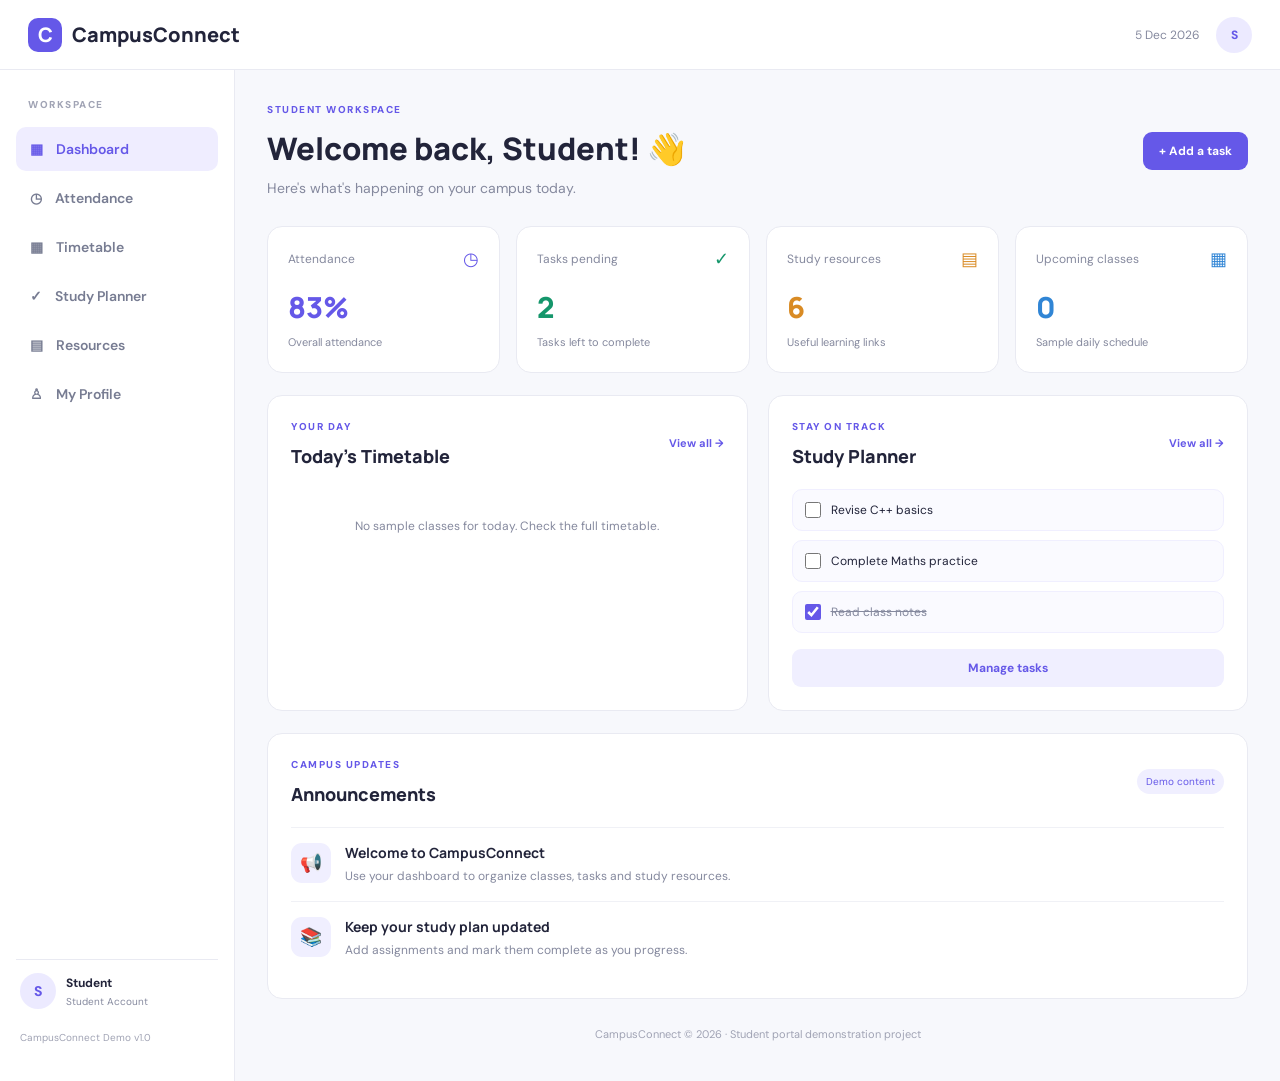
<file: index.html>
<!DOCTYPE html>
<html lang="en">
<head>
  <meta charset="UTF-8">
  <meta name="viewport" content="width=device-width, initial-scale=1.0">
  <meta name="description" content="CampusConnect student college portal demo">
  <title>CampusConnect | Dashboard</title>
  <link rel="stylesheet" href="css/style.css">
  <link rel="stylesheet" href="css/dashboard.css">
  <link rel="stylesheet" href="css/responsive.css">
</head>
<body>
  <header class="topbar">
    <button class="menu-toggle" id="menuToggle" aria-label="Toggle menu">☰</button>
    <a class="brand" href="index.html"><span class="brand-icon">C</span> CampusConnect</a>
    <div class="topbar-right">
      <span id="headerDate"></span>
      <a class="avatar" href="pages/profile.html" id="headerAvatar">S</a>
    </div>
  </header>

  <div class="app-layout">
    <aside class="sidebar" id="sidebar">
      <p class="side-label">WORKSPACE</p>
      <a class="nav-link active" href="index.html">▦ <span>Dashboard</span></a>
      <a class="nav-link" href="pages/attendance.html">◷ <span>Attendance</span></a>
      <a class="nav-link" href="pages/timetable.html">▦ <span>Timetable</span></a>
      <a class="nav-link" href="pages/planner.html">✓ <span>Study Planner</span></a>
      <a class="nav-link" href="pages/resources.html">▤ <span>Resources</span></a>
      <a class="nav-link" href="pages/profile.html">♙ <span>My Profile</span></a>
      <div class="sidebar-bottom">
        <div class="mini-profile">
          <div class="avatar">S</div>
          <div><strong id="sideName">Student</strong><small>Student Account</small></div>
        </div>
        <p class="demo-note">CampusConnect Demo v1.0</p>
      </div>
    </aside>

    <main class="main-content">
      <section class="welcome-row">
        <div>
          <p class="eyebrow">STUDENT WORKSPACE</p>
          <h1>Welcome back, <span id="welcomeName">Student</span>! 👋</h1>
          <p class="muted">Here's what's happening on your campus today.</p>
        </div>
        <a class="button primary" href="pages/planner.html">+ Add a task</a>
      </section>

      <section class="stats-grid">
        <article class="stat-card purple">
          <div class="stat-top"><span>Attendance</span><span>◷</span></div>
          <h2 id="dashAttendance">75%</h2>
          <p>Overall attendance</p>
        </article>
        <article class="stat-card green">
          <div class="stat-top"><span>Tasks pending</span><span>✓</span></div>
          <h2 id="dashTasks">0</h2>
          <p>Tasks left to complete</p>
        </article>
        <article class="stat-card orange">
          <div class="stat-top"><span>Study resources</span><span>▤</span></div>
          <h2 id="dashResources">6</h2>
          <p>Useful learning links</p>
        </article>
        <article class="stat-card blue">
          <div class="stat-top"><span>Upcoming classes</span><span>▦</span></div>
          <h2 id="dashClasses">4</h2>
          <p>Sample daily schedule</p>
        </article>
      </section>

      <section class="dashboard-grid">
        <article class="panel">
          <div class="panel-heading">
            <div><p class="eyebrow">YOUR DAY</p><h2>Today's Timetable</h2></div>
            <a class="small-link" href="pages/timetable.html">View all →</a>
          </div>
          <div id="todayClasses" class="class-list"></div>
        </article>

        <article class="panel">
          <div class="panel-heading">
            <div><p class="eyebrow">STAY ON TRACK</p><h2>Study Planner</h2></div>
            <a class="small-link" href="pages/planner.html">View all →</a>
          </div>
          <div id="dashboardTasks" class="task-preview"></div>
          <a class="button secondary full-button" href="pages/planner.html">Manage tasks</a>
        </article>
      </section>

      <section class="panel announcements">
        <div class="panel-heading">
          <div><p class="eyebrow">CAMPUS UPDATES</p><h2>Announcements</h2></div>
          <span class="pill">Demo content</span>
        </div>
        <div class="announcement-list">
          <div class="announcement-icon">📢</div>
          <div><h3>Welcome to CampusConnect</h3><p>Use your dashboard to organize classes, tasks and study resources.</p></div>
        </div>
        <div class="announcement-list">
          <div class="announcement-icon">📚</div>
          <div><h3>Keep your study plan updated</h3><p>Add assignments and mark them complete as you progress.</p></div>
        </div>
      </section>

      <footer class="footer">CampusConnect © 2026 · Student portal demonstration project</footer>
    </main>
  </div>

  <script src="js/storage.js"></script>
  <script src="js/app.js"></script>
  <script src="js/dashboard.js"></script>
</body>
</html>
</file>
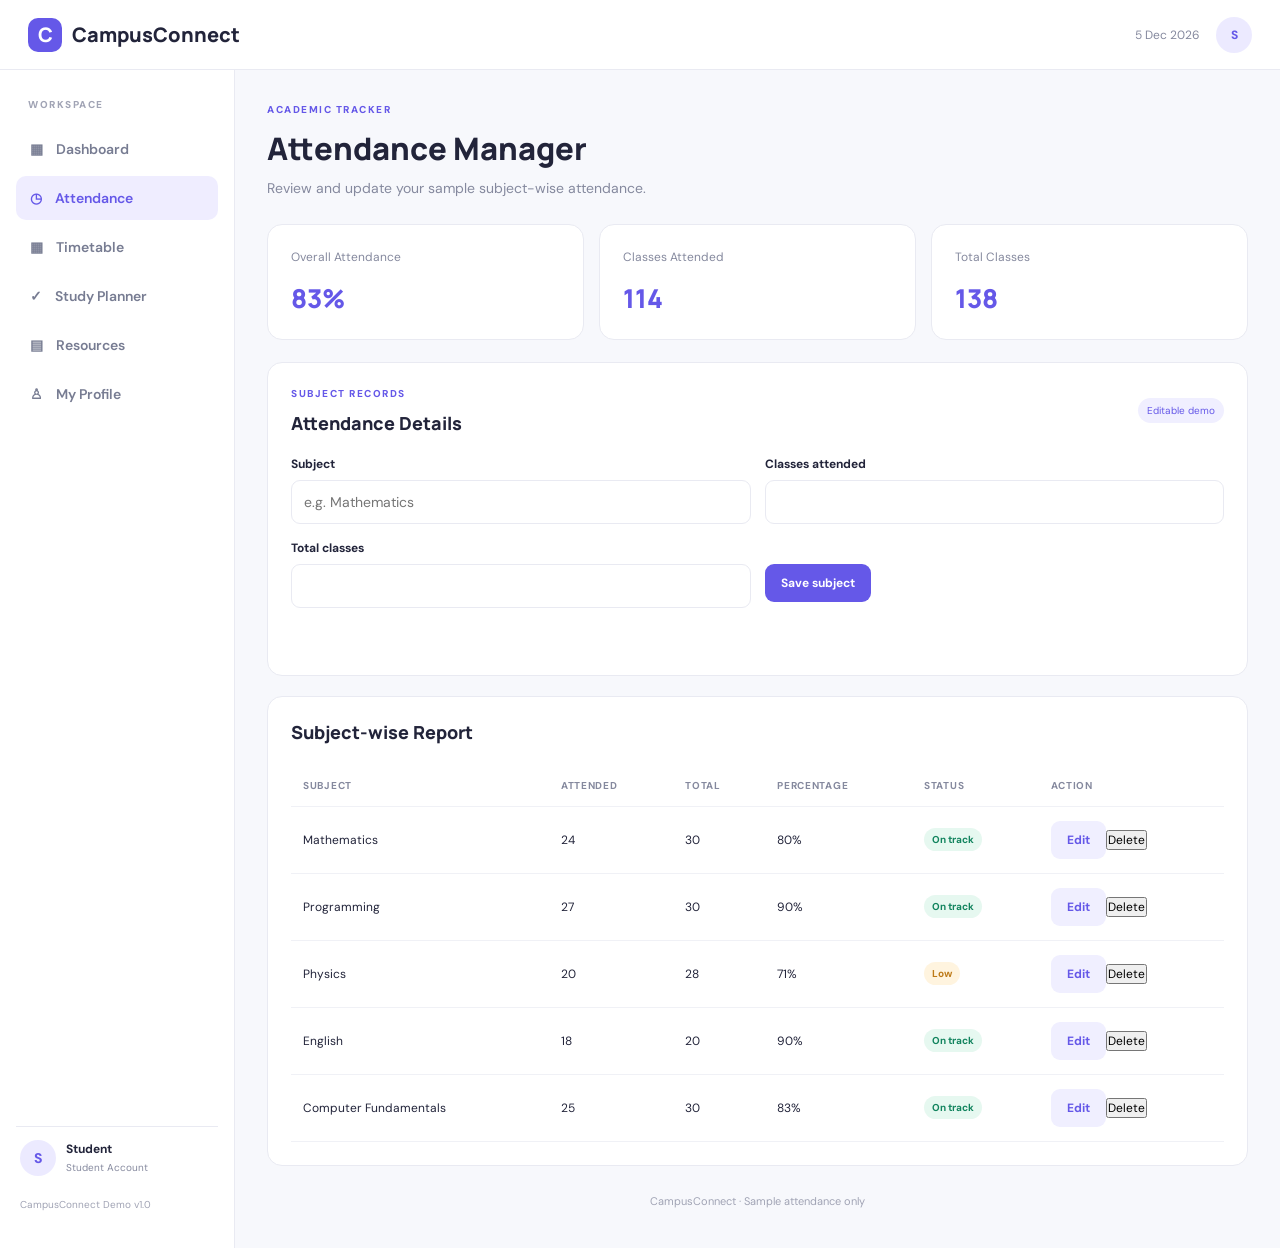
<file: pages/attendance.html>
<!DOCTYPE html>
<html lang="en">
<head>
  <meta charset="UTF-8">
  <meta name="viewport" content="width=device-width, initial-scale=1.0">
  <title>Attendance | CampusConnect</title>
  <link rel="stylesheet" href="../css/style.css">
  <link rel="stylesheet" href="../css/attendance.css">
  <link rel="stylesheet" href="../css/responsive.css">
</head>
<body>
<header class="topbar">
  <button class="menu-toggle" id="menuToggle" aria-label="Toggle menu">☰</button>
  <a class="brand" href="../index.html"><span class="brand-icon">C</span> CampusConnect</a>
  <div class="topbar-right"><span id="headerDate"></span><a class="avatar" href="profile.html" id="headerAvatar">S</a></div>
</header>
<div class="app-layout">
  <aside class="sidebar" id="sidebar">
    <p class="side-label">WORKSPACE</p>
    <a class="nav-link" href="../index.html">▦ <span>Dashboard</span></a>
    <a class="nav-link" href="attendance.html">◷ <span>Attendance</span></a>
    <a class="nav-link" href="timetable.html">▦ <span>Timetable</span></a>
    <a class="nav-link" href="planner.html">✓ <span>Study Planner</span></a>
    <a class="nav-link" href="resources.html">▤ <span>Resources</span></a>
    <a class="nav-link" href="profile.html">♙ <span>My Profile</span></a>
    <div class="sidebar-bottom"><div class="mini-profile"><div class="avatar">S</div><div><strong id="sideName">Student</strong><small>Student Account</small></div></div><p class="demo-note">CampusConnect Demo v1.0</p></div>
  </aside>
  <main class="main-content">
    <section class="page-heading">
      <p class="eyebrow">ACADEMIC TRACKER</p>
      <h1>Attendance Manager</h1>
      <p>Review and update your sample subject-wise attendance.</p>
    </section>

    <section class="attendance-summary">
      <article class="panel"><p>Overall Attendance</p><h2 id="overallPercent">0%</h2></article>
      <article class="panel"><p>Classes Attended</p><h2 id="attendedCount">0</h2></article>
      <article class="panel"><p>Total Classes</p><h2 id="totalCount">0</h2></article>
    </section>

    <section class="panel">
      <div class="panel-heading"><div><p class="eyebrow">SUBJECT RECORDS</p><h2>Attendance Details</h2></div><span class="pill">Editable demo</span></div>
      <form id="attendanceForm">
        <div class="form-row">
          <div class="form-group"><label for="subject">Subject</label><input id="subject" required maxlength="60" placeholder="e.g. Mathematics"></div>
          <div class="form-group"><label for="attended">Classes attended</label><input id="attended" type="number" min="0" step="1" required></div>
        </div>
        <div class="form-row">
          <div class="form-group"><label for="total">Total classes</label><input id="total" type="number" min="1" step="1" required></div>
          <div class="form-group"><label>&nbsp;</label><button class="button primary" type="submit">Save subject</button></div>
        </div>
        <p class="form-message" id="attendanceMessage" role="status"></p>
      </form>
    </section>

    <section class="panel" style="margin-top:20px">
      <div class="panel-heading"><h2>Subject-wise Report</h2></div>
      <div class="table-wrap"><table><thead><tr><th>Subject</th><th>Attended</th><th>Total</th><th>Percentage</th><th>Status</th><th>Action</th></tr></thead><tbody id="attendanceRows"></tbody></table></div>
      <p class="empty-state" id="attendanceEmpty" hidden>No subjects recorded yet.</p>
    </section>
    <footer class="footer">CampusConnect · Sample attendance only</footer>
  </main>
</div>
<script src="../js/storage.js"></script>
<script src="../js/app.js"></script>
<script src="../js/attendance.js"></script>
</body>
</html>
</file>
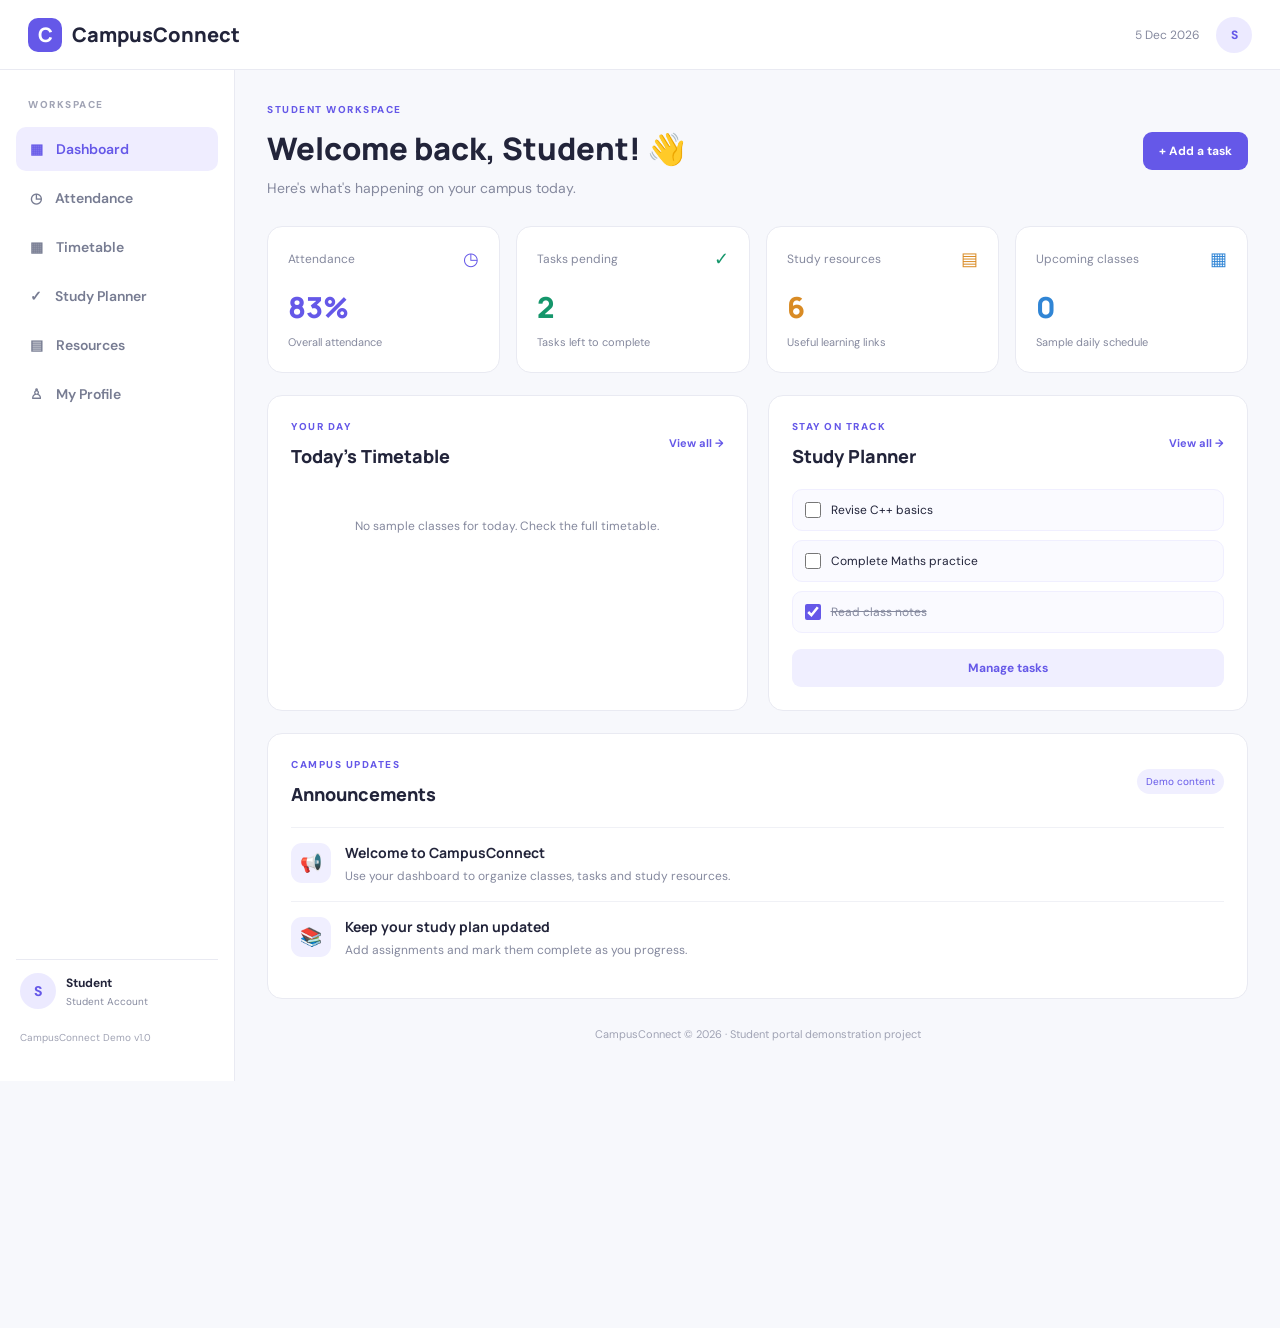
<file: pages/dashboard.html>
<!DOCTYPE html>
<html lang="en">
<head>
  <meta charset="UTF-8">
  <meta http-equiv="refresh" content="0; url=../index.html">
  <meta name="viewport" content="width=device-width, initial-scale=1.0">
  <title>Dashboard | CampusConnect</title>
</head>
<body>
  <p>Opening dashboard... <a href="../index.html">Click here if not redirected</a></p>
</body>
</html>
</file>
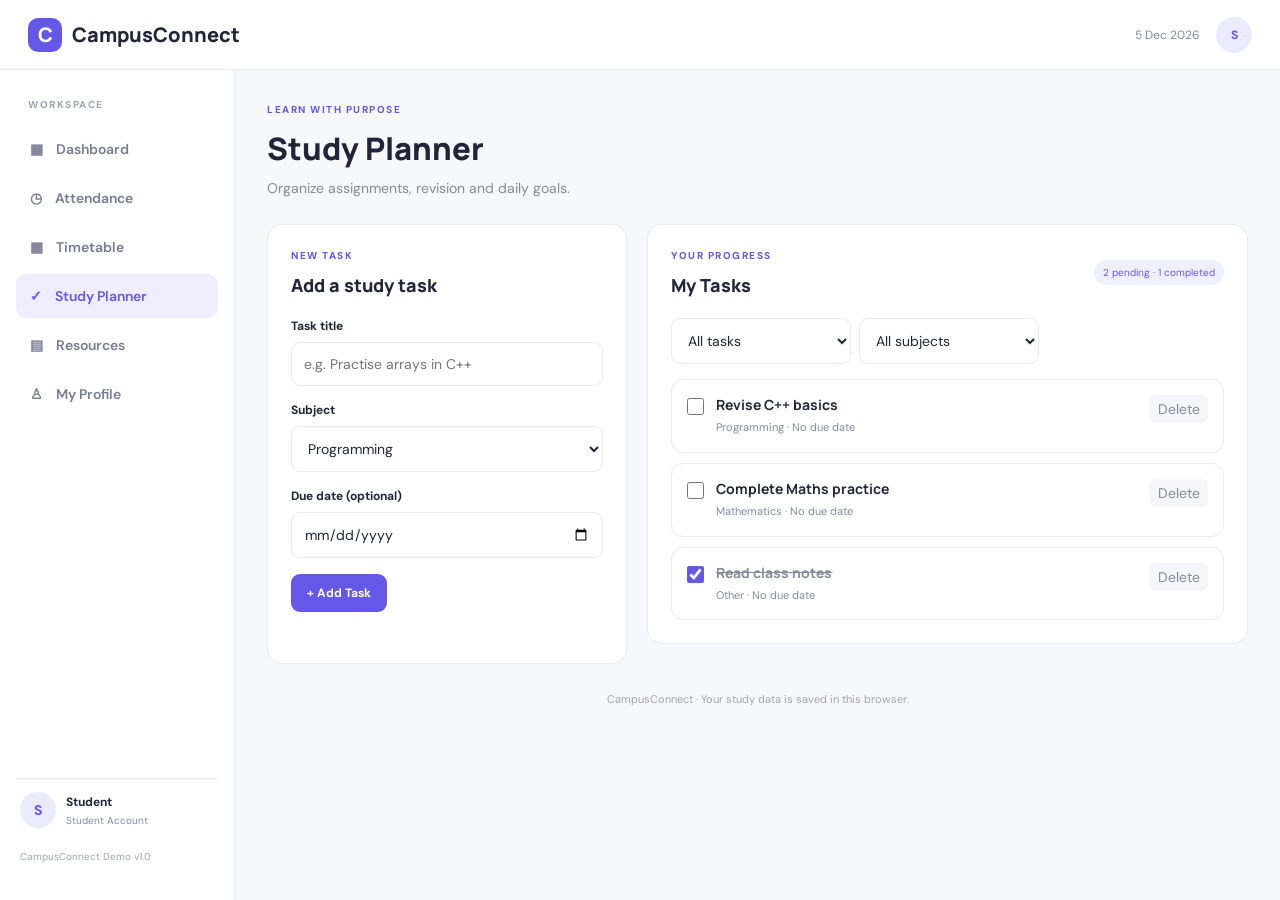
<file: pages/planner.html>
<!DOCTYPE html>
<html lang="en">
<head>
  <meta charset="UTF-8">
  <meta name="viewport" content="width=device-width, initial-scale=1.0">
  <title>Study Planner | CampusConnect</title>
  <link rel="stylesheet" href="../css/style.css">
  <link rel="stylesheet" href="../css/planner.css">
  <link rel="stylesheet" href="../css/responsive.css">
</head>
<body>
<header class="topbar">
  <button class="menu-toggle" id="menuToggle" aria-label="Toggle menu">☰</button>
  <a class="brand" href="../index.html"><span class="brand-icon">C</span> CampusConnect</a>
  <div class="topbar-right"><span id="headerDate"></span><a class="avatar" href="profile.html" id="headerAvatar">S</a></div>
</header>
<div class="app-layout">
  <aside class="sidebar" id="sidebar">
    <p class="side-label">WORKSPACE</p>
    <a class="nav-link" href="../index.html">▦ <span>Dashboard</span></a>
    <a class="nav-link" href="attendance.html">◷ <span>Attendance</span></a>
    <a class="nav-link" href="timetable.html">▦ <span>Timetable</span></a>
    <a class="nav-link" href="planner.html">✓ <span>Study Planner</span></a>
    <a class="nav-link" href="resources.html">▤ <span>Resources</span></a>
    <a class="nav-link" href="profile.html">♙ <span>My Profile</span></a>
    <div class="sidebar-bottom"><div class="mini-profile"><div class="avatar">S</div><div><strong id="sideName">Student</strong><small>Student Account</small></div></div><p class="demo-note">CampusConnect Demo v1.0</p></div>
  </aside>
  <main class="main-content">
    <section class="page-heading"><p class="eyebrow">LEARN WITH PURPOSE</p><h1>Study Planner</h1><p>Organize assignments, revision and daily goals.</p></section>
    <section class="planner-layout">
      <article class="panel">
        <div class="panel-heading"><div><p class="eyebrow">NEW TASK</p><h2>Add a study task</h2></div></div>
        <form id="taskForm">
          <div class="form-group"><label for="taskTitle">Task title</label><input id="taskTitle" maxlength="100" required placeholder="e.g. Practise arrays in C++"></div>
          <div class="form-group"><label for="taskSubject">Subject</label><select id="taskSubject"><option>Programming</option><option>Mathematics</option><option>Physics</option><option>English</option><option>Computer Fundamentals</option><option>Other</option></select></div>
          <div class="form-group"><label for="taskDue">Due date (optional)</label><input id="taskDue" type="date"></div>
          <button class="button primary" type="submit">+ Add Task</button>
          <p class="form-message" id="taskMessage" role="status"></p>
        </form>
      </article>
      <article class="panel">
        <div class="panel-heading"><div><p class="eyebrow">YOUR PROGRESS</p><h2>My Tasks</h2></div><span class="pill" id="taskCount">0 tasks</span></div>
        <div class="planner-filters">
          <select id="taskFilter" aria-label="Filter tasks"><option value="all">All tasks</option><option value="pending">Pending</option><option value="done">Completed</option></select>
          <select id="subjectFilter" aria-label="Filter by subject"><option value="all">All subjects</option><option>Programming</option><option>Mathematics</option><option>Physics</option><option>English</option><option>Computer Fundamentals</option><option>Other</option></select>
        </div>
        <div class="task-list" id="taskList"></div>
        <p class="empty-state" id="taskEmpty" hidden>No tasks found. Add a task to get started.</p>
      </article>
    </section>
    <footer class="footer">CampusConnect · Your study data is saved in this browser.</footer>
  </main>
</div>
<script src="../js/storage.js"></script>
<script src="../js/app.js"></script>
<script src="../js/planner.js"></script>
</body>
</html>
</file>
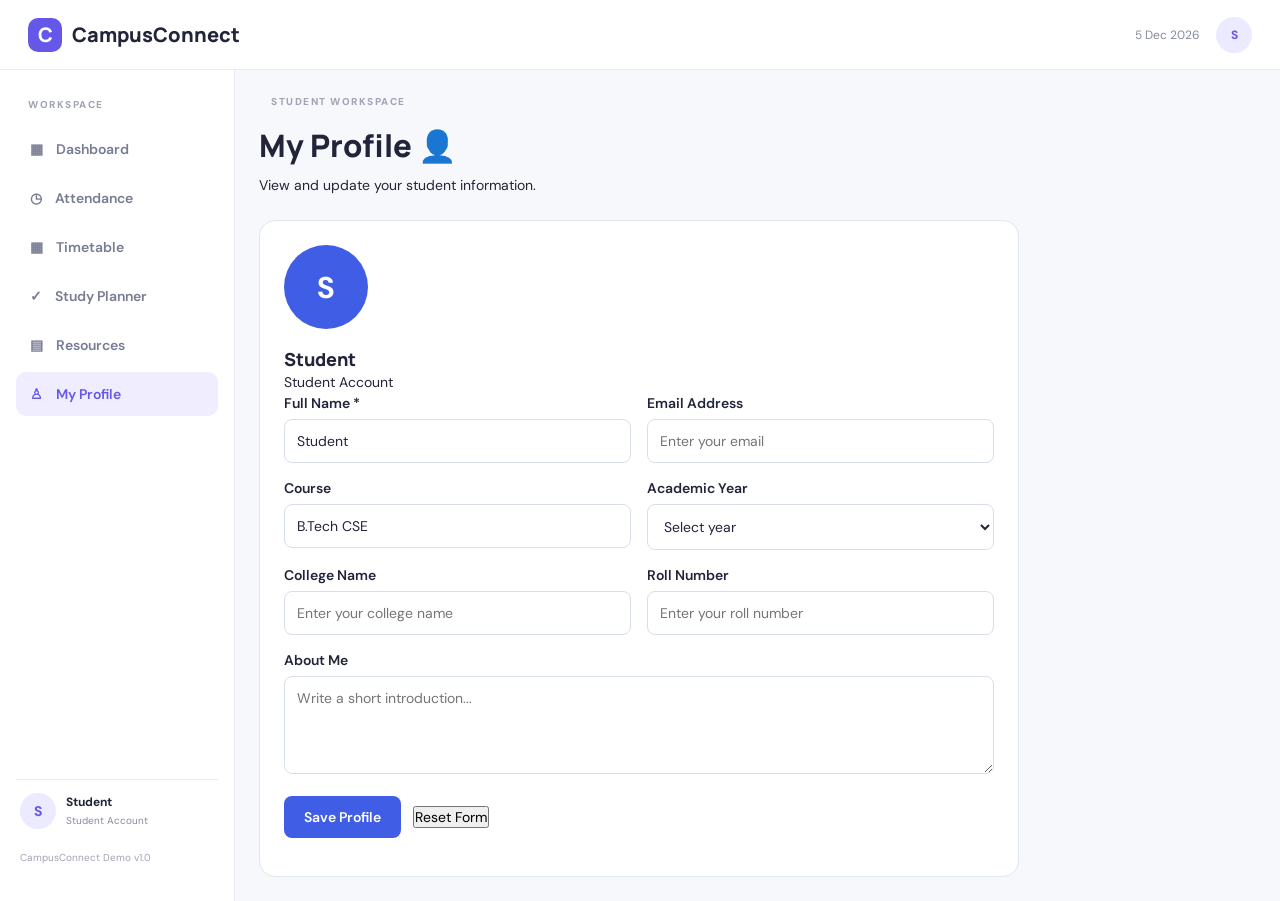
<file: pages/profile.html>
<!DOCTYPE html>
<html lang="en">
<head>
  <meta charset="UTF-8">
  <meta name="viewport" content="width=device-width, initial-scale=1.0">
  <title>CampusConnect | My Profile</title>

  <link rel="stylesheet" href="../css/style.css">
  <link rel="stylesheet" href="../css/responsive.css">

  <style>
    .profile-page {
      padding: 24px;
    }

    .profile-heading {
      margin-bottom: 24px;
    }

    .profile-card {
      max-width: 760px;
      padding: 24px;
      border: 1px solid #e1e6ef;
      border-radius: 16px;
      background: var(--card, #fff);
    }

    .profile-avatar {
      width: 84px;
      height: 84px;
      border-radius: 50%;
      background: #405de6;
      color: white;
      display: grid;
      place-items: center;
      font-size: 30px;
      font-weight: bold;
      margin-bottom: 18px;
    }

    .profile-form {
      display: grid;
      grid-template-columns: repeat(2, minmax(0, 1fr));
      gap: 16px;
    }

    .profile-field {
      display: flex;
      flex-direction: column;
      gap: 7px;
    }

    .profile-field.full-width {
      grid-column: 1 / -1;
    }

    .profile-field label {
      font-weight: 600;
    }

    .profile-field input,
    .profile-field select,
    .profile-field textarea {
      width: 100%;
      padding: 12px;
      border: 1px solid #d8deea;
      border-radius: 8px;
      font: inherit;
      box-sizing: border-box;
    }

    .profile-actions {
      margin-top: 22px;
      display: flex;
      gap: 12px;
      align-items: center;
      flex-wrap: wrap;
    }

    .save-button {
      padding: 12px 20px;
      background: #405de6;
      color: white;
      border: none;
      border-radius: 8px;
      cursor: pointer;
      font-weight: 600;
    }

    .profile-status {
      margin-top: 14px;
      color: #187647;
    }

    @media (max-width: 600px) {
      .profile-page {
        padding: 14px;
      }

      .profile-form {
        grid-template-columns: 1fr;
      }

      .profile-field.full-width {
        grid-column: auto;
      }
    }
  </style>
</head>

<body>
  <header class="topbar">
    <a class="brand" href="../index.html">
      <span class="brand-icon">C</span>
      CampusConnect
    </a>

    <div class="topbar-right">
      <span id="headerDate"></span>
      <a class="avatar" href="profile.html" id="headerAvatar">S</a>
    </div>
  </header>

  <div class="app-layout">
    <aside class="sidebar" id="sidebar">
      <p class="side-label">WORKSPACE</p>

      <a class="nav-link" href="../index.html">▦ <span>Dashboard</span></a>
      <a class="nav-link" href="attendance.html">◷ <span>Attendance</span></a>
      <a class="nav-link" href="timetable.html">▦ <span>Timetable</span></a>
      <a class="nav-link" href="planner.html">✓ <span>Study Planner</span></a>
      <a class="nav-link" href="resources.html">▤ <span>Resources</span></a>
      <a class="nav-link active" href="profile.html">♙ <span>My Profile</span></a>

      <div class="sidebar-bottom">
        <div class="mini-profile">
          <div class="avatar">S</div>
          <div>
            <strong id="sideName">Student</strong>
            <small>Student Account</small>
          </div>
        </div>
        <p class="demo-note">CampusConnect Demo v1.0</p>
      </div>
    </aside>

    <main class="main-content profile-page">
      <section class="profile-heading">
        <p class="side-label">STUDENT WORKSPACE</p>
        <h1>My Profile 👤</h1>
        <p>View and update your student information.</p>
      </section>

      <section class="profile-card">
        <div class="profile-avatar" id="profileAvatar">S</div>
        <h2 id="profileDisplayName">Student</h2>
        <p>Student Account</p>

        <form id="profileForm">
          <div class="profile-form">
            <div class="profile-field">
              <label for="profileName">Full Name *</label>
              <input
                type="text"
                id="profileName"
                name="name"
                placeholder="Enter your name"
                required
              >
            </div>

            <div class="profile-field">
              <label for="profileEmail">Email Address</label>
              <input
                type="email"
                id="profileEmail"
                name="email"
                placeholder="Enter your email"
              >
            </div>

            <div class="profile-field">
              <label for="profileCourse">Course</label>
              <input
                type="text"
                id="profileCourse"
                name="course"
                placeholder="e.g. BTech CSE"
              >
            </div>

            <div class="profile-field">
              <label for="profileYear">Academic Year</label>
              <select id="profileYear" name="year">
                <option value="">Select year</option>
                <option value="1st Year">1st Year</option>
                <option value="2nd Year">2nd Year</option>
                <option value="3rd Year">3rd Year</option>
                <option value="4th Year">4th Year</option>
              </select>
            </div>

            <div class="profile-field">
              <label for="profileCollege">College Name</label>
              <input
                type="text"
                id="profileCollege"
                name="college"
                placeholder="Enter your college name"
              >
            </div>

            <div class="profile-field">
              <label for="profileRoll">Roll Number</label>
              <input
                type="text"
                id="profileRoll"
                name="rollNumber"
                placeholder="Enter your roll number"
              >
            </div>

            <div class="profile-field full-width">
              <label for="profileBio">About Me</label>
              <textarea
                id="profileBio"
                name="bio"
                rows="4"
                placeholder="Write a short introduction..."
              ></textarea>
            </div>
          </div>

          <div class="profile-actions">
            <button class="save-button" type="submit">Save Profile</button>
            <button type="button" id="resetProfile">Reset Form</button>
          </div>

          <p class="profile-status" id="profileStatus" aria-live="polite"></p>
        </form>
      </section>
    </main>
  </div>

  <script src="../js/storage.js"></script>
  <script src="../js/app.js"></script>
  <script src="../js/profile.js"></script>
</body>
</html>
</file>
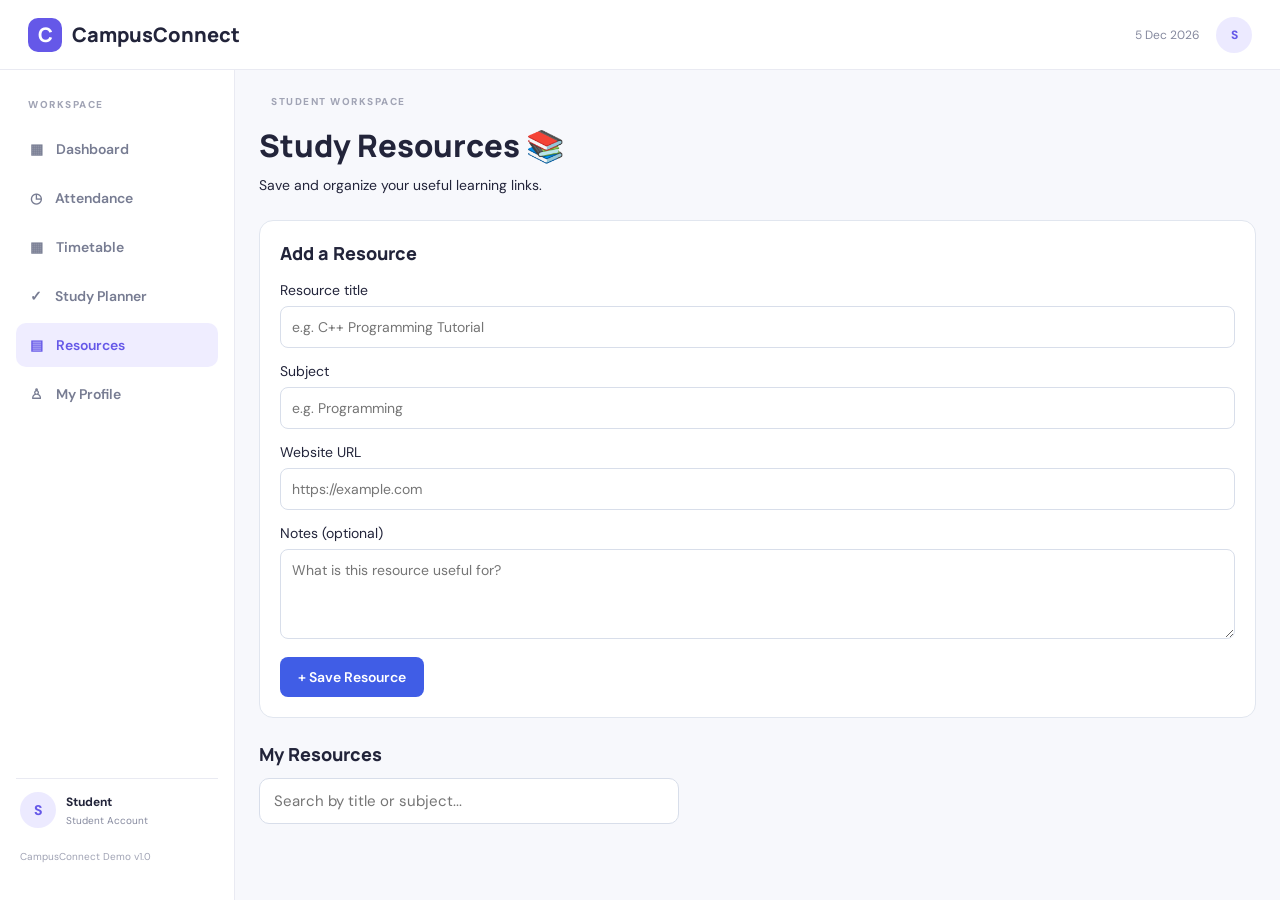
<file: pages/resources.html>
<!DOCTYPE html>
<html lang="en">
<head>
  <meta charset="UTF-8">
  <meta name="viewport" content="width=device-width, initial-scale=1.0">
  <title>CampusConnect | Resources</title>

  <link rel="stylesheet" href="../css/style.css">
  <link rel="stylesheet" href="../css/responsive.css">

  <style>
    .resources-page {
      padding: 24px;
    }

    .resources-header {
      display: flex;
      justify-content: space-between;
      align-items: center;
      gap: 16px;
      flex-wrap: wrap;
      margin-bottom: 24px;
    }

    .resources-header h1 {
      margin-bottom: 8px;
    }

    .resource-search {
      width: 100%;
      max-width: 420px;
      padding: 12px 14px;
      border: 1px solid #d8deea;
      border-radius: 10px;
      margin: 12px 0 22px;
      font-size: 15px;
    }

    .resource-form {
      background: var(--card, #ffffff);
      padding: 20px;
      border-radius: 14px;
      border: 1px solid #e1e6ef;
      margin-bottom: 24px;
    }

    .resource-form h2 {
      margin-bottom: 16px;
    }

    .resource-form input,
    .resource-form textarea,
    .resource-form select {
      width: 100%;
      padding: 11px;
      margin: 7px 0 14px;
      border: 1px solid #d8deea;
      border-radius: 8px;
      font: inherit;
      box-sizing: border-box;
    }

    .resource-form button {
      padding: 11px 18px;
      border: none;
      border-radius: 8px;
      background: #405de6;
      color: white;
      cursor: pointer;
      font-weight: 600;
    }

    .resource-grid {
      display: grid;
      grid-template-columns: repeat(auto-fit, minmax(230px, 1fr));
      gap: 18px;
    }

    .resource-card {
      padding: 20px;
      border: 1px solid #e1e6ef;
      border-radius: 14px;
      background: var(--card, #ffffff);
      overflow-wrap: anywhere;
    }

    .resource-card h3 {
      margin: 0 0 10px;
    }

    .resource-card p {
      margin: 8px 0;
      line-height: 1.5;
    }

    .resource-card a {
      color: #405de6;
      font-weight: 600;
    }

    .resource-card .delete-resource {
      margin-top: 14px;
      padding: 8px 12px;
      background: #fff0f0;
      color: #c62828;
      border: 1px solid #ffd6d6;
      border-radius: 7px;
      cursor: pointer;
    }

    .empty-message {
      color: #777;
      padding: 18px 0;
    }

    @media (max-width: 600px) {
      .resources-page {
        padding: 14px;
      }
    }
  </style>
</head>

<body>
  <header class="topbar">
    <a class="brand" href="../index.html">
      <span class="brand-icon">C</span>
      CampusConnect
    </a>

    <div class="topbar-right">
      <span id="headerDate"></span>
      <a class="avatar" href="profile.html" id="headerAvatar">S</a>
    </div>
  </header>

  <div class="app-layout">
    <aside class="sidebar" id="sidebar">
      <p class="side-label">WORKSPACE</p>

      <a class="nav-link" href="../index.html">▦ <span>Dashboard</span></a>
      <a class="nav-link" href="attendance.html">◷ <span>Attendance</span></a>
      <a class="nav-link" href="timetable.html">▦ <span>Timetable</span></a>
      <a class="nav-link" href="planner.html">✓ <span>Study Planner</span></a>
      <a class="nav-link active" href="resources.html">▤ <span>Resources</span></a>
      <a class="nav-link" href="profile.html">♙ <span>My Profile</span></a>

      <div class="sidebar-bottom">
        <div class="mini-profile">
          <div class="avatar">S</div>
          <div>
            <strong id="sideName">Student</strong>
            <small>Student Account</small>
          </div>
        </div>
        <p class="demo-note">CampusConnect Demo v1.0</p>
      </div>
    </aside>

    <main class="main-content resources-page">
      <section class="resources-header">
        <div>
          <p class="side-label">STUDENT WORKSPACE</p>
          <h1>Study Resources 📚</h1>
          <p>Save and organize your useful learning links.</p>
        </div>
      </section>

      <section class="resource-form">
        <h2>Add a Resource</h2>

        <form id="resourceForm">
          <label for="resourceTitle">Resource title</label>
          <input
            type="text"
            id="resourceTitle"
            placeholder="e.g. C++ Programming Tutorial"
            required
          >

          <label for="resourceSubject">Subject</label>
          <input
            type="text"
            id="resourceSubject"
            placeholder="e.g. Programming"
            required
          >

          <label for="resourceUrl">Website URL</label>
          <input
            type="url"
            id="resourceUrl"
            placeholder="https://example.com"
            required
          >

          <label for="resourceMessage">Notes (optional)</label>
          <textarea
            id="resourceMessage"
            rows="3"
            placeholder="What is this resource useful for?"
          ></textarea>

          <button type="submit">+ Save Resource</button>
          <p id="resourceMessageStatus" aria-live="polite"></p>
        </form>
      </section>

      <section>
        <h2>My Resources</h2>

        <input
          type="search"
          id="resourceSearch"
          class="resource-search"
          placeholder="Search by title or subject..."
          aria-label="Search resources"
        >

        <div id="resourceGrid" class="resource-grid"></div>
        <p id="resourceEmpty" class="empty-message" hidden>
          No resources found. Add a resource above to get started.
        </p>
      </section>
    </main>
  </div>

  <script src="../js/storage.js"></script>
  <script src="../js/app.js"></script>
  <script src="../js/resources.js"></script>
</body>
</html>
</file>
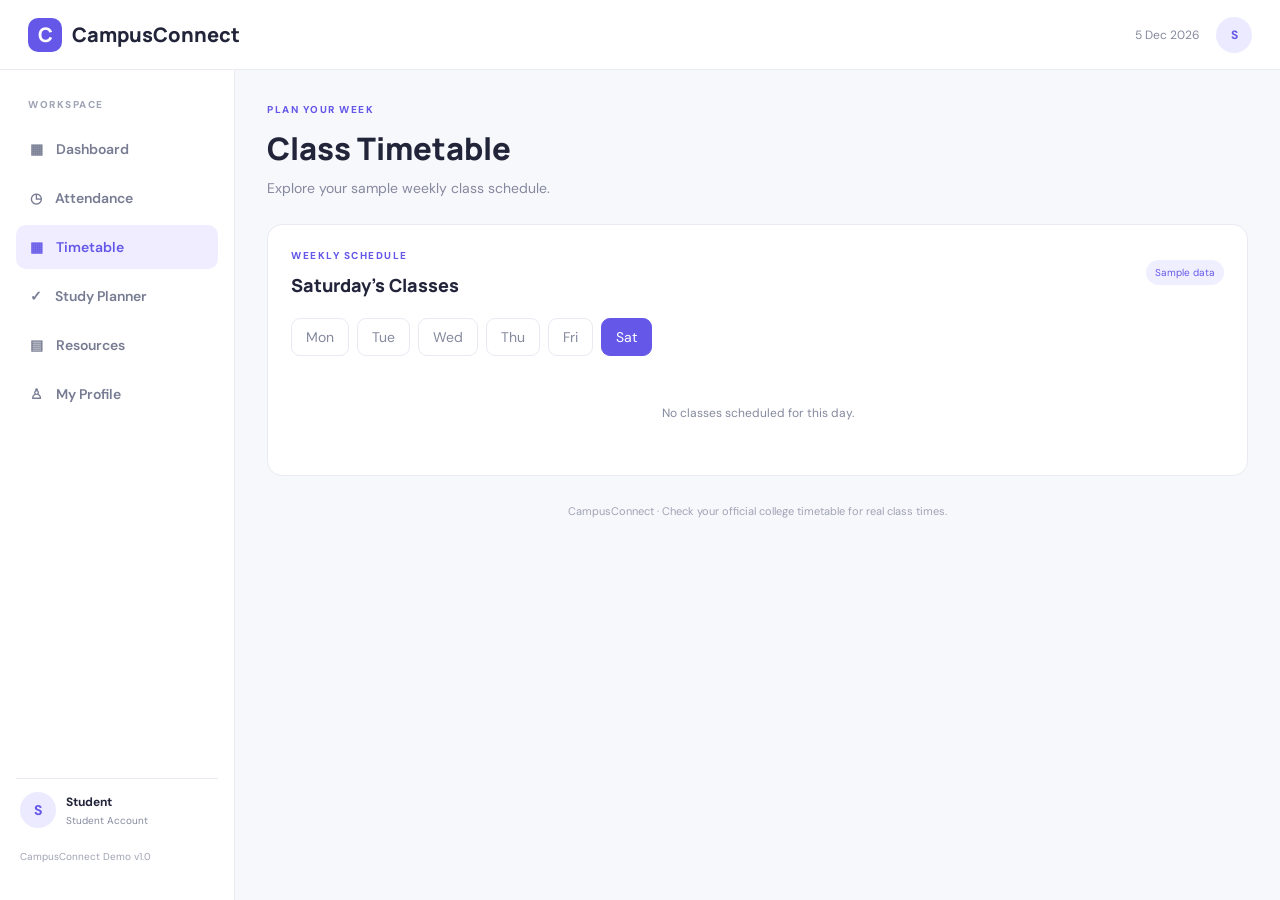
<file: pages/timetable.html>
<!DOCTYPE html>
<html lang="en">
<head>
  <meta charset="UTF-8">
  <meta name="viewport" content="width=device-width, initial-scale=1.0">
  <title>Timetable | CampusConnect</title>
  <link rel="stylesheet" href="../css/style.css">
  <link rel="stylesheet" href="../css/timetable.css">
  <link rel="stylesheet" href="../css/responsive.css">
</head>
<body>
<header class="topbar">
  <button class="menu-toggle" id="menuToggle" aria-label="Toggle menu">☰</button>
  <a class="brand" href="../index.html"><span class="brand-icon">C</span> CampusConnect</a>
  <div class="topbar-right"><span id="headerDate"></span><a class="avatar" href="profile.html" id="headerAvatar">S</a></div>
</header>
<div class="app-layout">
  <aside class="sidebar" id="sidebar">
    <p class="side-label">WORKSPACE</p>
    <a class="nav-link" href="../index.html">▦ <span>Dashboard</span></a>
    <a class="nav-link" href="attendance.html">◷ <span>Attendance</span></a>
    <a class="nav-link" href="timetable.html">▦ <span>Timetable</span></a>
    <a class="nav-link" href="planner.html">✓ <span>Study Planner</span></a>
    <a class="nav-link" href="resources.html">▤ <span>Resources</span></a>
    <a class="nav-link" href="profile.html">♙ <span>My Profile</span></a>
    <div class="sidebar-bottom"><div class="mini-profile"><div class="avatar">S</div><div><strong id="sideName">Student</strong><small>Student Account</small></div></div><p class="demo-note">CampusConnect Demo v1.0</p></div>
  </aside>
  <main class="main-content">
    <section class="page-heading"><p class="eyebrow">PLAN YOUR WEEK</p><h1>Class Timetable</h1><p>Explore your sample weekly class schedule.</p></section>
    <section class="panel">
      <div class="panel-heading"><div><p class="eyebrow">WEEKLY SCHEDULE</p><h2 id="selectedDayTitle">Monday's Classes</h2></div><span class="pill">Sample data</span></div>
      <div class="day-tabs" id="dayTabs"></div>
      <div class="schedule-list" id="scheduleList"></div>
      <p id="scheduleEmpty" class="empty-state" hidden>No classes scheduled for this day.</p>
    </section>
    <footer class="footer">CampusConnect · Check your official college timetable for real class times.</footer>
  </main>
</div>
<script src="../js/storage.js"></script>
<script src="../js/app.js"></script>
<script src="../js/timetable.js"></script>
</body>
</html>
</file>
<file: css/style.css>
@import url('https://fonts.googleapis.com/css2?family=DM+Sans:wght@400;500;600;700&family=Manrope:wght@400;500;600;700;800&display=swap');

:root {
  --primary: #6558e8;
  --primary-dark: #5044cb;
  --text: #22243a;
  --muted: #85899e;
  --border: #e9eaf2;
  --background: #f7f8fc;
  --white: #ffffff;
  --green: #15966b;
  --red: #dc5261;
}

* { box-sizing: border-box; margin: 0; padding: 0; }
body { background: var(--background); color: var(--text); font-family: "DM Sans", sans-serif; font-size: 14px; }
a { color: inherit; text-decoration: none; }
button, input, select, textarea { font: inherit; }
button { cursor: pointer; }
h1, h2, h3 { font-family: "Manrope", sans-serif; }
h1 { font-size: clamp(24px, 3vw, 31px); font-weight: 800; margin-bottom: 8px; }
h2 { font-size: 18px; font-weight: 800; }
h3 { font-size: 14px; }
p { line-height: 1.6; }
.muted { color: var(--muted); }
.eyebrow { color: var(--primary); font-size: 10px; font-weight: 800; letter-spacing: 1.5px; margin-bottom: 9px; }
.topbar { height: 70px; padding: 0 28px; background: white; border-bottom: 1px solid var(--border); display: flex; align-items: center; justify-content: space-between; position: sticky; top: 0; z-index: 10; }
.brand { display: flex; align-items: center; gap: 10px; font-family: "Manrope", sans-serif; font-size: 20px; font-weight: 800; }
.brand-icon { display: grid; place-items: center; width: 34px; height: 34px; background: var(--primary); color: white; border-radius: 10px; }
.topbar-right { display: flex; align-items: center; gap: 16px; color: var(--muted); font-size: 12px; }
.avatar { width: 36px; height: 36px; flex-shrink: 0; display: grid; place-items: center; background: #eceaff; color: var(--primary); border-radius: 50%; font-weight: 800; }
.menu-toggle { display: none; background: none; border: 0; font-size: 22px; }
.app-layout { display: flex; min-height: calc(100vh - 70px); }
.sidebar { width: 235px; flex-shrink: 0; background: white; border-right: 1px solid var(--border); padding: 27px 16px; display: flex; flex-direction: column; }
.side-label { color: #a1a4b5; font-size: 10px; letter-spacing: 1.5px; font-weight: 800; padding: 0 12px; margin-bottom: 14px; }
.nav-link { display: flex; align-items: center; gap: 13px; padding: 13px 14px; margin-bottom: 5px; border-radius: 10px; color: #777c92; font-weight: 600; }
.nav-link:hover { background: #f6f5ff; color: var(--primary); }
.nav-link.active { color: var(--primary); background: #efedff; }
.sidebar-bottom { margin-top: auto; padding-top: 30px; }
.mini-profile { display: flex; align-items: center; gap: 10px; padding: 13px 4px; border-top: 1px solid var(--border); }
.mini-profile strong, .mini-profile small { display: block; }
.mini-profile strong { font-size: 12px; }
.mini-profile small { color: var(--muted); font-size: 10px; margin-top: 4px; }
.demo-note { color: #a0a3b4; font-size: 10px; padding: 8px 4px; }
.main-content { width: calc(100% - 235px); max-width: 1500px; padding: 32px; margin: 0 auto; }
.welcome-row { display: flex; justify-content: space-between; align-items: center; gap: 20px; margin-bottom: 27px; }
.button { display: inline-flex; align-items: center; justify-content: center; gap: 6px; padding: 11px 16px; border: 0; border-radius: 9px; font-weight: 700; font-size: 12px; }
.primary { background: var(--primary); color: white; }
.primary:hover { background: var(--primary-dark); }
.secondary { background: #f0efff; color: var(--primary); }
.full-button { width: 100%; margin-top: 16px; }
.stats-grid { display: grid; grid-template-columns: repeat(4, minmax(0, 1fr)); gap: 16px; margin-bottom: 22px; }
.stat-card { padding: 20px; background: white; border: 1px solid var(--border); border-radius: 15px; min-width: 0; }
.stat-top { display: flex; justify-content: space-between; align-items: center; color: var(--muted); font-size: 12px; }
.stat-top span:last-child { font-size: 18px; }
.stat-card h2 { font-size: 29px; margin: 16px 0 7px; }
.stat-card p { color: var(--muted); font-size: 11px; }
.purple .stat-top span:last-child, .purple h2 { color: var(--primary); }
.green .stat-top span:last-child, .green h2 { color: var(--green); }
.orange .stat-top span:last-child, .orange h2 { color: #d98b24; }
.blue .stat-top span:last-child, .blue h2 { color: #3085d5; }
.panel { background: white; border: 1px solid var(--border); border-radius: 15px; padding: 23px; min-width: 0; }
.panel-heading { display: flex; justify-content: space-between; align-items: center; gap: 12px; margin-bottom: 21px; }
.small-link { color: var(--primary); font-size: 11px; font-weight: 700; white-space: nowrap; }
.pill { padding: 6px 9px; background: #f0efff; color: var(--primary); border-radius: 20px; font-size: 10px; }
.form-group { margin-bottom: 16px; }
.form-group label { display: block; font-size: 12px; font-weight: 700; margin-bottom: 8px; }
input, select, textarea { width: 100%; padding: 12px; background: white; border: 1px solid var(--border); border-radius: 9px; color: var(--text); outline: none; }
input:focus, select:focus, textarea:focus { border-color: var(--primary); box-shadow: 0 0 0 3px #6558e818; }
textarea { resize: vertical; min-height: 90px; }
.form-row { display: grid; grid-template-columns: 1fr 1fr; gap: 14px; }
.form-message { color: var(--green); font-size: 12px; margin-top: 10px; min-height: 18px; }
.table-wrap { overflow-x: auto; }
table { border-collapse: collapse; width: 100%; min-width: 480px; }
th, td { text-align: left; padding: 14px 12px; border-bottom: 1px solid #f0f1f6; font-size: 12px; }
th { color: var(--muted); font-size: 10px; text-transform: uppercase; letter-spacing: .7px; }
.status { display: inline-block; border-radius: 20px; padding: 5px 8px; font-size: 10px; font-weight: 700; }
.status.good { color: #12845e; background: #e6f8f0; }
.status.warn { color: #bd7a18; background: #fff4df; }
.status.bad { color: #c53d4d; background: #ffebed; }
.empty-state { color: var(--muted); text-align: center; padding: 28px 10px; font-size: 12px; }
.footer { text-align: center; color: #a0a3b4; font-size: 11px; padding: 28px 0 8px; }
.page-heading { margin-bottom: 25px; }
.page-heading p:last-child { color: var(--muted); }
</file>
<file: css/dashboard.css>
.dashboard-grid { display: grid; grid-template-columns: 1fr 1fr; gap: 20px; margin-bottom: 22px; }
.class-list { display: grid; }
.class-item { display: flex; gap: 13px; align-items: center; padding: 14px 0; border-bottom: 1px solid #f0f1f6; }
.class-time { min-width: 72px; color: var(--primary); font-weight: 700; font-size: 11px; }
.class-detail { flex: 1; min-width: 0; }
.class-detail strong { display: block; font-size: 12px; }
.class-detail small { display: block; margin-top: 5px; color: var(--muted); font-size: 11px; }
.class-dot { width: 8px; height: 8px; background: var(--primary); border-radius: 50%; }
.task-preview { display: grid; gap: 9px; }
.preview-task { display: flex; align-items: center; gap: 10px; padding: 12px; background: #fafaff; border: 1px solid #f0efff; border-radius: 10px; }
.preview-task span { overflow-wrap: anywhere; font-size: 12px; }
.preview-task input { width: 16px; height: 16px; accent-color: var(--primary); }
.preview-task.done span { color: var(--muted); text-decoration: line-through; }
.announcement-list { display: flex; gap: 14px; align-items: flex-start; padding: 15px 0; border-top: 1px solid #f0f1f6; }
.announcement-icon { display: grid; place-items: center; flex-shrink: 0; width: 40px; height: 40px; background: #f0efff; border-radius: 11px; font-size: 18px; }
.announcement-list h3 { margin-bottom: 5px; }
.announcement-list p { color: var(--muted); font-size: 12px; }
</file>
<file: css/responsive.css>
@media (max-width: 1050px) {
  .stats-grid { grid-template-columns: repeat(2, minmax(0, 1fr)); }
  .main-content { padding: 24px; }
  .sidebar { width: 205px; }
  .main-content { width: calc(100% - 205px); }
}

@media (max-width: 760px) {
  .topbar { height: 62px; padding: 0 15px; gap: 12px; }
  .menu-toggle { display: block; }
  .brand { font-size: 16px; margin-right: auto; }
  .brand-icon { width: 30px; height: 30px; }
  .topbar-right { gap: 9px; }
  #headerDate { display: none; }
  .app-layout { min-height: calc(100vh - 62px); }
  .sidebar { display: none; position: fixed; z-index: 9; top: 62px; bottom: 0; left: 0; width: 245px; overflow-y: auto; box-shadow: 8px 0 25px #20243a12; }
  .sidebar.open { display: flex; }
  .main-content { width: 100%; padding: 22px 16px; }
  .welcome-row { align-items: flex-start; flex-direction: column; }
  .stats-grid { gap: 11px; }
  .stat-card { padding: 15px; }
  .stat-card h2 { font-size: 24px; }
  .dashboard-grid, .planner-layout { grid-template-columns: 1fr; }
  .attendance-summary { gap: 10px; }
  .attendance-summary .panel { padding: 14px; }
  .attendance-summary .panel h2 { font-size: 20px; }
  .panel { padding: 17px; }
}

@media (max-width: 420px) {
  .stats-grid { grid-template-columns: 1fr 1fr; }
  .stat-card h2 { font-size: 21px; }
  .attendance-summary { grid-template-columns: 1fr; }
  .form-row { grid-template-columns: 1fr; gap: 0; }
  .schedule-item { grid-template-columns: 72px 4px 1fr; gap: 10px; }
  .schedule-time { font-size: 10px; }
}
</file>
<file: css/attendance.css>
.attendance-summary { display: grid; grid-template-columns: repeat(3, 1fr); gap: 15px; margin-bottom: 22px; }
.attendance-summary .panel h2 { font-size: 26px; margin-top: 12px; color: var(--primary); }
.attendance-summary p { color: var(--muted); font-size: 12px; }
.attendance-layout { display: grid; grid-template-columns: 1fr; gap: 20px; }
.attendance-controls { display: flex; gap: 10px; margin-bottom: 16px; }
.attendance-controls select { max-width: 250px; }
</file>
<file: css/planner.css>
.planner-layout { display: grid; grid-template-columns: minmax(260px, .75fr) minmax(0, 1.25fr); gap: 20px; align-items: start; }
.task-list { display: grid; gap: 10px; }
.task-card { display: flex; align-items: flex-start; gap: 12px; padding: 15px; border: 1px solid var(--border); border-radius: 12px; }
.task-card input { width: 17px; height: 17px; margin-top: 3px; accent-color: var(--primary); }
.task-content { flex: 1; min-width: 0; }
.task-content h3 { overflow-wrap: anywhere; }
.task-content p { color: var(--muted); font-size: 11px; margin-top: 5px; }
.task-card.completed h3 { color: var(--muted); text-decoration: line-through; }
.task-actions { display: flex; gap: 7px; }
.icon-button { padding: 5px 8px; background: #f5f5fa; border: 0; border-radius: 6px; color: var(--muted); }
.icon-button:hover { color: var(--red); }
.planner-filters { display: flex; gap: 8px; margin-bottom: 15px; }
.planner-filters select { max-width: 180px; }
</file>
<file: css/timetable.css>
.day-tabs { display: flex; gap: 8px; flex-wrap: wrap; margin-bottom: 20px; }
.day-tab { padding: 9px 14px; border: 1px solid var(--border); background: white; color: var(--muted); border-radius: 9px; }
.day-tab.active { background: var(--primary); color: white; border-color: var(--primary); }
.schedule-list { display: grid; gap: 12px; }
.schedule-item { display: grid; grid-template-columns: 95px 5px 1fr; gap: 15px; align-items: stretch; padding: 15px; border: 1px solid var(--border); border-radius: 12px; }
.schedule-time { font-size: 12px; font-weight: 700; align-self: center; }
.schedule-line { background: var(--primary); border-radius: 10px; }
.schedule-detail { padding: 2px 0; }
.schedule-detail h3 { margin-bottom: 5px; }
.schedule-detail p { color: var(--muted); font-size: 11px; }
</file>
